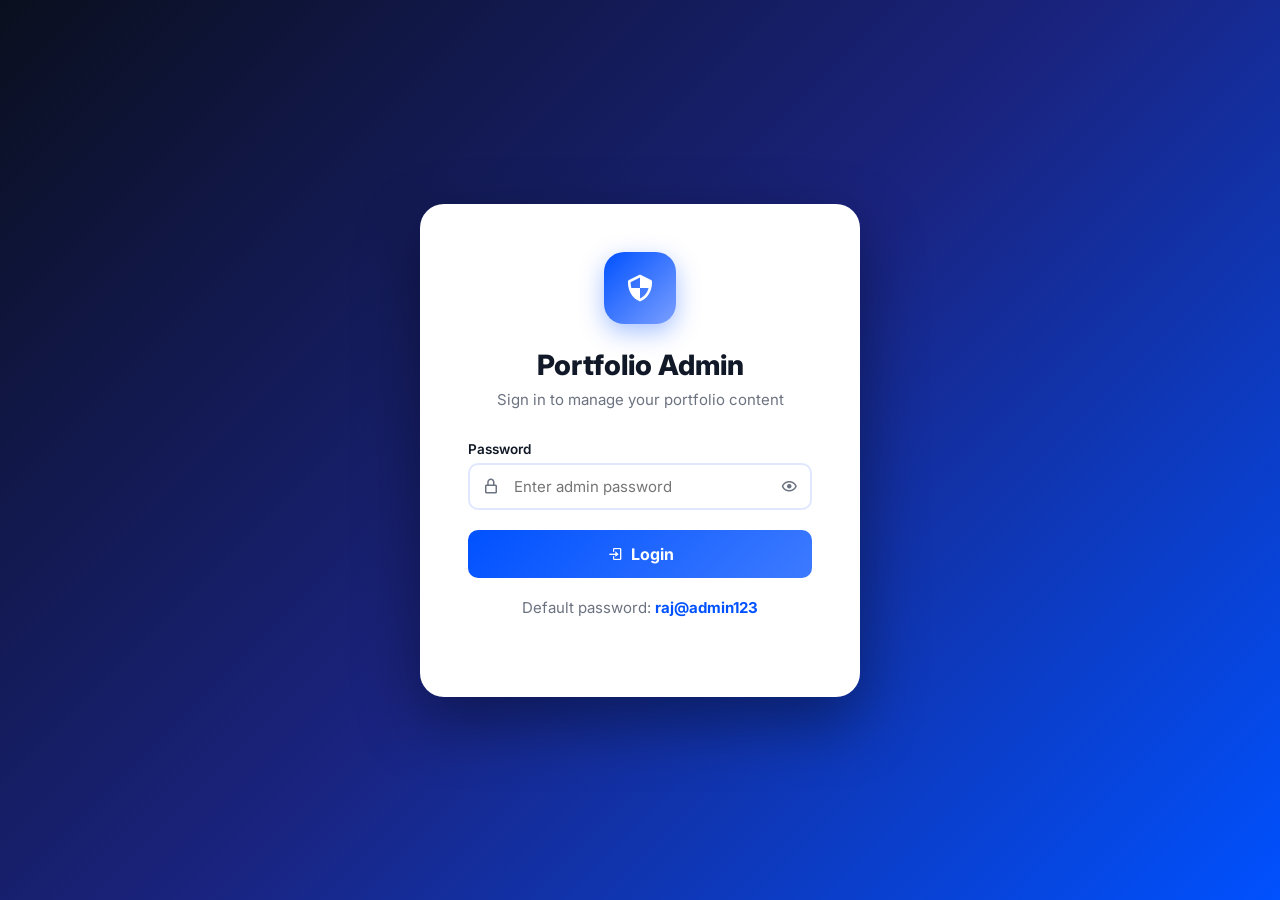
<file: admin/index.html>
<!DOCTYPE html>
<html lang="en">
<head>
    <meta charset="UTF-8">
    <meta name="viewport" content="width=device-width, initial-scale=1.0">
    <title>Admin Panel - Raj Portfolio</title>
    <meta name="robots" content="noindex, nofollow">
    <link href='https://unpkg.com/boxicons@2.1.4/css/boxicons.min.css' rel='stylesheet'>
    <link rel="preconnect" href="https://fonts.googleapis.com">
    <link href="https://fonts.googleapis.com/css2?family=Inter:wght@400;500;600;700;800&display=swap" rel="stylesheet">
    <link rel="stylesheet" href="admin.css">
</head>
<body>

<!-- ============ LOGIN SCREEN ============ -->
<div id="login-screen" class="login-screen">
    <div class="login-card">
        <div class="login-logo">
            <i class='bx bx-shield-quarter'></i>
        </div>
        <h1>Portfolio Admin</h1>
        <p>Sign in to manage your portfolio content</p>
        <form id="login-form">
            <div class="form-group">
                <label>Password</label>
                <div class="input-wrap">
                    <i class='bx bx-lock-alt'></i>
                    <input type="password" id="admin-password" placeholder="Enter admin password" autocomplete="current-password">
                    <i class='bx bx-show toggle-pw' id="toggle-pw"></i>
                </div>
            </div>
            <div id="login-error" class="error-msg hidden">❌ Wrong password. Try again.</div>
            <button type="submit" class="login-btn">
                <i class='bx bx-log-in'></i> Login
            </button>
        </form>
        <p class="hint">Default password: <strong>raj@admin123</strong></p>
    </div>
</div>

<!-- ============ ADMIN DASHBOARD ============ -->
<div id="admin-panel" class="admin-panel hidden">

    <!-- Sidebar -->
    <aside class="sidebar" id="sidebar">
        <div class="sidebar-header">
            <div class="sidebar-logo">
                <i class='bx bx-shield-quarter'></i>
                <span>Portfolio Admin</span>
            </div>
            <button class="sidebar-close" id="sidebar-close"><i class='bx bx-x'></i></button>
        </div>
        <nav class="sidebar-nav">
            <a href="#" class="nav-item active" data-tab="hero">
                <i class='bx bx-home-alt'></i> <span>Hero Section</span>
            </a>
            <a href="#" class="nav-item" data-tab="about">
                <i class='bx bx-user'></i> <span>About Me</span>
            </a>
            <a href="#" class="nav-item" data-tab="skills">
                <i class='bx bx-code-alt'></i> <span>Skills</span>
            </a>
            <a href="#" class="nav-item" data-tab="projects">
                <i class='bx bx-folder-open'></i> <span>Projects</span>
            </a>
            <a href="#" class="nav-item" data-tab="experience">
                <i class='bx bx-briefcase'></i> <span>Experience</span>
            </a>
            <a href="#" class="nav-item" data-tab="education">
                <i class='bx bx-graduation'></i> <span>Education</span>
            </a>
        </nav>
        <div class="sidebar-footer">
            <a href="../index.html" target="_blank" class="view-site-btn">
                <i class='bx bx-link-external'></i> View Portfolio
            </a>
            <button class="logout-btn" id="logout-btn">
                <i class='bx bx-log-out'></i> Logout
            </button>
        </div>
    </aside>

    <!-- Main Content -->
    <main class="main-content">
        <div class="topbar">
            <button class="menu-toggle" id="menu-toggle"><i class='bx bx-menu'></i></button>
            <div class="topbar-title" id="topbar-title">Hero Section</div>
            <div class="topbar-actions">
                <button class="save-btn" id="save-btn" onclick="saveAllData()">
                    <i class='bx bx-save'></i> Save Changes
                </button>
            </div>
        </div>

        <div class="content-area">

            <!-- TOAST NOTIFICATION -->
            <div id="toast" class="toast hidden">
                <i class='bx bx-check-circle'></i> <span id="toast-msg">Saved!</span>
            </div>

            <!-- ===== HERO TAB ===== -->
            <section class="tab-content active" id="tab-hero">
                <div class="section-card">
                    <h2 class="section-title"><i class='bx bx-home-alt'></i> Hero Section</h2>
                    <div class="form-grid">
                        <div class="form-group">
                            <label>Your Name</label>
                            <input type="text" id="hero-name" placeholder="Raj Vadhavana">
                        </div>
                        <div class="form-group">
                            <label>Greeting Text</label>
                            <input type="text" id="hero-greeting" placeholder="Hello, I'm Raj">
                        </div>
                        <div class="form-group full">
                            <label>Typing Roles <small>(comma separated)</small></label>
                            <input type="text" id="hero-roles" placeholder="Frontend Developer, Web Designer, Python Developer">
                        </div>
                        <div class="form-group full">
                            <label>Tagline / Description</label>
                            <textarea id="hero-tagline" rows="3" placeholder="Short description about yourself..."></textarea>
                        </div>
                        <div class="form-group">
                            <label>LinkedIn URL</label>
                            <div class="input-wrap">
                                <i class='bx bxl-linkedin'></i>
                                <input type="url" id="hero-linkedin" placeholder="https://linkedin.com/in/...">
                            </div>
                        </div>
                        <div class="form-group">
                            <label>Instagram URL</label>
                            <div class="input-wrap">
                                <i class='bx bxl-instagram'></i>
                                <input type="url" id="hero-instagram" placeholder="https://instagram.com/...">
                            </div>
                        </div>
                        <div class="form-group">
                            <label>GitHub URL</label>
                            <div class="input-wrap">
                                <i class='bx bxl-github'></i>
                                <input type="url" id="hero-github" placeholder="https://github.com/...">
                            </div>
                        </div>
                        <div class="form-group">
                            <label>CV File Name <small>(e.g. raj.pdf)</small></label>
                            <div class="input-wrap">
                                <i class='bx bx-file'></i>
                                <input type="text" id="hero-cv" placeholder="raj (1).pdf">
                            </div>
                        </div>
                    </div>
                </div>
            </section>

            <!-- ===== ABOUT TAB ===== -->
            <section class="tab-content hidden" id="tab-about">
                <div class="section-card">
                    <h2 class="section-title"><i class='bx bx-user'></i> About Me</h2>
                    <div class="form-grid">
                        <div class="form-group">
                            <label>Job Title <small>(shown under "I'm a...")</small></label>
                            <input type="text" id="about-title" placeholder="Frontend Developer">
                        </div>
                        <div class="form-group full">
                            <label>Short Description</label>
                            <textarea id="about-short" rows="3" placeholder="Short intro shown by default..."></textarea>
                        </div>
                        <div class="form-group full">
                            <label>Long Description <small>(shown after "Read More")</small></label>
                            <textarea id="about-long" rows="5" placeholder="Detailed description..."></textarea>
                        </div>
                    </div>
                </div>
            </section>

            <!-- ===== SKILLS TAB ===== -->
            <section class="tab-content hidden" id="tab-skills">
                <div class="section-card">
                    <h2 class="section-title"><i class='bx bx-code-alt'></i> Skills</h2>
                    <div id="skills-list" class="items-list"></div>
                    <button class="add-btn" onclick="addSkill()">
                        <i class='bx bx-plus'></i> Add New Skill
                    </button>
                </div>
            </section>

            <!-- ===== PROJECTS TAB ===== -->
            <section class="tab-content hidden" id="tab-projects">
                <div class="section-card">
                    <h2 class="section-title"><i class='bx bx-folder-open'></i> Projects</h2>
                    <div id="projects-list" class="items-list"></div>
                    <button class="add-btn" onclick="addProject()">
                        <i class='bx bx-plus'></i> Add New Project
                    </button>
                </div>
            </section>

            <!-- ===== EXPERIENCE TAB ===== -->
            <section class="tab-content hidden" id="tab-experience">
                <div class="section-card">
                    <h2 class="section-title"><i class='bx bx-briefcase'></i> Experience</h2>
                    <div id="experience-list" class="items-list"></div>
                    <button class="add-btn" onclick="addExperience()">
                        <i class='bx bx-plus'></i> Add Experience
                    </button>
                </div>
            </section>

            <!-- ===== EDUCATION TAB ===== -->
            <section class="tab-content hidden" id="tab-education">
                <div class="section-card">
                    <h2 class="section-title"><i class='bx bx-graduation'></i> Education</h2>
                    <div id="education-list" class="items-list"></div>
                    <button class="add-btn" onclick="addEducation()">
                        <i class='bx bx-plus'></i> Add Education
                    </button>
                </div>
            </section>

        </div>
    </main>
</div>

<script src="admin.js"></script>
</body>
</html>
</file>
<file: admin/admin.css>
* {
    margin: 0; padding: 0;
    box-sizing: border-box;
    font-family: 'Inter', sans-serif;
}

:root {
    --primary: #0051ff;
    --primary-light: #eef2ff;
    --bg: #f0f4ff;
    --sidebar-bg: #0a0f1e;
    --sidebar-text: #c8d3f0;
    --sidebar-active: #0051ff;
    --card-bg: #ffffff;
    --border: #e0e7ff;
    --text: #111827;
    --text-muted: #6b7280;
    --danger: #ef4444;
    --success: #22c55e;
    --radius: 14px;
    --shadow: 0 4px 24px rgba(0,81,255,0.08);
}

html { font-size: 62.5%; }
body { background: var(--bg); color: var(--text); font-size: 1.5rem; }

.hidden { display: none !important; }

/* ============ LOGIN ============ */
.login-screen {
    min-height: 100vh;
    display: flex;
    align-items: center;
    justify-content: center;
    background: linear-gradient(135deg, #0a0f1e 0%, #1a237e 50%, #0051ff 100%);
}

.login-card {
    background: white;
    border-radius: 24px;
    padding: 4.8rem;
    width: 100%;
    max-width: 440px;
    box-shadow: 0 24px 64px rgba(0,0,0,0.4);
    text-align: center;
    animation: slideUp 0.5s ease;
}

@keyframes slideUp {
    from { opacity: 0; transform: translateY(30px); }
    to { opacity: 1; transform: translateY(0); }
}

.login-logo {
    width: 72px; height: 72px;
    background: linear-gradient(135deg, var(--primary), #7b9fff);
    border-radius: 20px;
    display: flex; align-items: center; justify-content: center;
    font-size: 3.2rem; color: white;
    margin: 0 auto 2.4rem;
    box-shadow: 0 8px 24px rgba(0,81,255,0.35);
}

.login-card h1 { font-size: 2.8rem; font-weight: 800; margin-bottom: 0.8rem; }
.login-card > p { color: var(--text-muted); margin-bottom: 3.2rem; font-size: 1.5rem; }

.login-card .form-group { text-align: left; margin-bottom: 2rem; }
.login-card label { display: block; font-weight: 600; margin-bottom: 0.8rem; font-size: 1.4rem; }

.input-wrap {
    position: relative;
    display: flex;
    align-items: center;
}
.input-wrap i {
    position: absolute;
    left: 1.4rem;
    font-size: 1.8rem;
    color: var(--text-muted);
    pointer-events: none;
    z-index: 1;
}
.input-wrap .toggle-pw { left: auto; right: 1.4rem; cursor: pointer; pointer-events: all; }
.input-wrap input { padding-left: 4.4rem !important; }

input[type="password"], input[type="text"], input[type="email"], 
input[type="url"], input[type="tel"], textarea, select {
    width: 100%;
    padding: 1.2rem 1.6rem;
    border: 2px solid var(--border);
    border-radius: 10px;
    font-size: 1.5rem;
    transition: 0.3s ease;
    background: white;
    color: var(--text);
}
input:focus, textarea:focus, select:focus {
    border-color: var(--primary);
    outline: none;
    box-shadow: 0 0 0 4px rgba(0,81,255,0.1);
}
textarea { resize: vertical; min-height: 80px; }

.login-btn {
    width: 100%;
    padding: 1.4rem;
    background: linear-gradient(135deg, var(--primary), #3d7aff);
    color: white;
    border: none;
    border-radius: 10px;
    font-size: 1.6rem;
    font-weight: 700;
    cursor: pointer;
    transition: 0.3s ease;
    display: flex; align-items: center; justify-content: center; gap: 0.8rem;
    margin-top: 0.8rem;
}
.login-btn:hover {
    transform: translateY(-2px);
    box-shadow: 0 8px 24px rgba(0,81,255,0.4);
}

.error-msg {
    background: #fef2f2;
    color: var(--danger);
    padding: 1rem;
    border-radius: 8px;
    font-size: 1.4rem;
    margin-bottom: 1.5rem;
    border: 1px solid #fecaca;
}

.hint { font-size: 1.3rem; color: var(--text-muted); margin-top: 2rem; }
.hint strong { color: var(--primary); }

/* ============ ADMIN PANEL LAYOUT ============ */
.admin-panel {
    display: flex;
    min-height: 100vh;
}

/* ============ SIDEBAR ============ */
.sidebar {
    width: 260px;
    background: var(--sidebar-bg);
    display: flex;
    flex-direction: column;
    position: fixed;
    top: 0; left: 0;
    height: 100vh;
    z-index: 100;
    transition: 0.3s ease;
}

.sidebar-header {
    padding: 2.4rem 2rem;
    border-bottom: 1px solid rgba(255,255,255,0.08);
    display: flex;
    align-items: center;
    justify-content: space-between;
}

.sidebar-logo {
    display: flex; align-items: center; gap: 1rem;
    color: white; font-size: 1.7rem; font-weight: 700;
}
.sidebar-logo i { font-size: 2.4rem; color: var(--primary); }

.sidebar-close {
    background: none; border: none;
    color: var(--sidebar-text); font-size: 2.4rem;
    cursor: pointer; display: none;
}

.sidebar-nav {
    flex: 1;
    padding: 2rem 0;
}
.nav-item {
    display: flex;
    align-items: center;
    gap: 1.2rem;
    padding: 1.3rem 2rem;
    color: var(--sidebar-text);
    font-size: 1.5rem;
    font-weight: 500;
    text-decoration: none;
    transition: 0.25s ease;
    border-left: 3px solid transparent;
    margin: 0.2rem 0;
}
.nav-item i { font-size: 2rem; }
.nav-item:hover {
    background: rgba(255,255,255,0.06);
    color: white;
}
.nav-item.active {
    background: rgba(0,81,255,0.18);
    color: #7ab3ff;
    border-left-color: var(--primary);
}

.sidebar-footer {
    padding: 2rem;
    border-top: 1px solid rgba(255,255,255,0.08);
    display: flex;
    flex-direction: column;
    gap: 1rem;
}
.view-site-btn, .logout-btn {
    display: flex; align-items: center; justify-content: center;
    gap: 0.8rem;
    padding: 1.1rem;
    border-radius: 10px;
    font-size: 1.45rem;
    font-weight: 600;
    cursor: pointer;
    transition: 0.3s ease;
    text-decoration: none;
}
.view-site-btn {
    background: rgba(0,81,255,0.2);
    color: #7ab3ff;
    border: 1px solid rgba(0,81,255,0.3);
}
.view-site-btn:hover { background: var(--primary); color: white; }
.logout-btn {
    background: rgba(239,68,68,0.12);
    color: #f87171;
    border: 1px solid rgba(239,68,68,0.2);
}
.logout-btn:hover { background: var(--danger); color: white; }

/* ============ MAIN CONTENT ============ */
.main-content {
    margin-left: 260px;
    flex: 1;
    display: flex;
    flex-direction: column;
    min-height: 100vh;
}

/* ============ TOPBAR ============ */
.topbar {
    background: white;
    padding: 0 2.4rem;
    height: 64px;
    display: flex;
    align-items: center;
    justify-content: space-between;
    border-bottom: 1px solid var(--border);
    position: sticky;
    top: 0;
    z-index: 50;
    box-shadow: 0 2px 12px rgba(0,0,0,0.05);
}

.menu-toggle {
    background: none; border: none;
    font-size: 2.4rem; cursor: pointer;
    color: var(--text); display: none;
}

.topbar-title { font-size: 1.8rem; font-weight: 700; }

.save-btn {
    display: flex; align-items: center; gap: 0.6rem;
    padding: 1rem 2rem;
    background: linear-gradient(135deg, var(--primary), #3d7aff);
    color: white;
    border: none; border-radius: 10px;
    font-size: 1.45rem; font-weight: 700;
    cursor: pointer; transition: 0.3s ease;
}
.save-btn:hover { transform: translateY(-1px); box-shadow: 0 6px 20px rgba(0,81,255,0.4); }

/* ============ CONTENT AREA ============ */
.content-area {
    padding: 3.2rem 2.8rem;
    position: relative;
}

.tab-content { display: none; }
.tab-content.active { display: block; animation: fadeIn 0.3s ease; }

@keyframes fadeIn {
    from { opacity: 0; transform: translateY(12px); }
    to { opacity: 1; transform: translateY(0); }
}

.section-card {
    background: var(--card-bg);
    border-radius: var(--radius);
    padding: 2.8rem;
    box-shadow: var(--shadow);
    border: 1px solid var(--border);
}

.section-title {
    font-size: 2rem; font-weight: 700;
    display: flex; align-items: center; gap: 0.8rem;
    margin-bottom: 2.8rem;
    color: var(--primary);
    padding-bottom: 1.4rem;
    border-bottom: 2px solid var(--primary-light);
}

.form-grid {
    display: grid;
    grid-template-columns: 1fr 1fr;
    gap: 2rem;
}
.form-group { display: flex; flex-direction: column; }
.form-group.full { grid-column: 1 / -1; }
.form-group label {
    font-size: 1.35rem; font-weight: 600;
    margin-bottom: 0.6rem; color: var(--text);
}
.form-group label small { font-weight: 400; color: var(--text-muted); margin-left: 0.4rem; }

/* ============ ITEMS LIST (Skills, Projects, etc.) ============ */
.items-list { display: flex; flex-direction: column; gap: 1.6rem; margin-bottom: 2rem; }

.item-row {
    background: var(--primary-light);
    border: 1.5px solid var(--border);
    border-radius: 12px;
    padding: 1.8rem 2rem;
    position: relative;
    animation: fadeIn 0.3s ease;
}

.item-row-header {
    display: flex;
    align-items: center;
    justify-content: space-between;
    margin-bottom: 1.4rem;
}

.item-row-title { font-size: 1.5rem; font-weight: 700; color: var(--primary); }

.delete-btn {
    background: rgba(239,68,68,0.1);
    color: var(--danger);
    border: none; border-radius: 8px;
    padding: 0.6rem 1.2rem;
    font-size: 1.3rem; font-weight: 600;
    cursor: pointer; transition: 0.3s ease;
    display: flex; align-items: center; gap: 0.4rem;
}
.delete-btn:hover { background: var(--danger); color: white; }

.item-form-grid {
    display: grid;
    grid-template-columns: 1fr 1fr;
    gap: 1.2rem;
}
.item-form-grid .form-group.full { grid-column: 1 / -1; }

.add-btn {
    display: flex; align-items: center; gap: 0.8rem;
    padding: 1.2rem 2.4rem;
    background: white;
    color: var(--primary);
    border: 2px dashed var(--primary);
    border-radius: 12px;
    font-size: 1.5rem; font-weight: 600;
    cursor: pointer; transition: 0.3s ease;
    width: 100%;
    justify-content: center;
}
.add-btn:hover { background: var(--primary-light); }

/* ============ TOAST ============ */
.toast {
    position: fixed;
    top: 80px; right: 2.4rem;
    background: #0f172a;
    color: white;
    padding: 1.4rem 2.4rem;
    border-radius: 12px;
    display: flex; align-items: center; gap: 1rem;
    font-size: 1.5rem; font-weight: 600;
    z-index: 9999;
    box-shadow: 0 8px 32px rgba(0,0,0,0.25);
    animation: slideIn 0.4s ease;
}
.toast i { font-size: 2rem; color: var(--success); }

@keyframes slideIn {
    from { opacity: 0; transform: translateX(50px); }
    to { opacity: 1; transform: translateX(0); }
}

/* ============ RESPONSIVE ============ */
@media (max-width: 768px) {
    .sidebar {
        left: -260px;
    }
    .sidebar.open {
        left: 0;
        box-shadow: 8px 0 32px rgba(0,0,0,0.4);
    }
    .sidebar-close { display: block; }
    .menu-toggle { display: block; }
    .main-content { margin-left: 0; }
    .form-grid, .item-form-grid { grid-template-columns: 1fr; }
    .form-group.full { grid-column: 1; }
    .content-area { padding: 2rem 1.6rem; }
    .login-card { padding: 3.2rem 2.4rem; margin: 2rem; }
}
</file>
